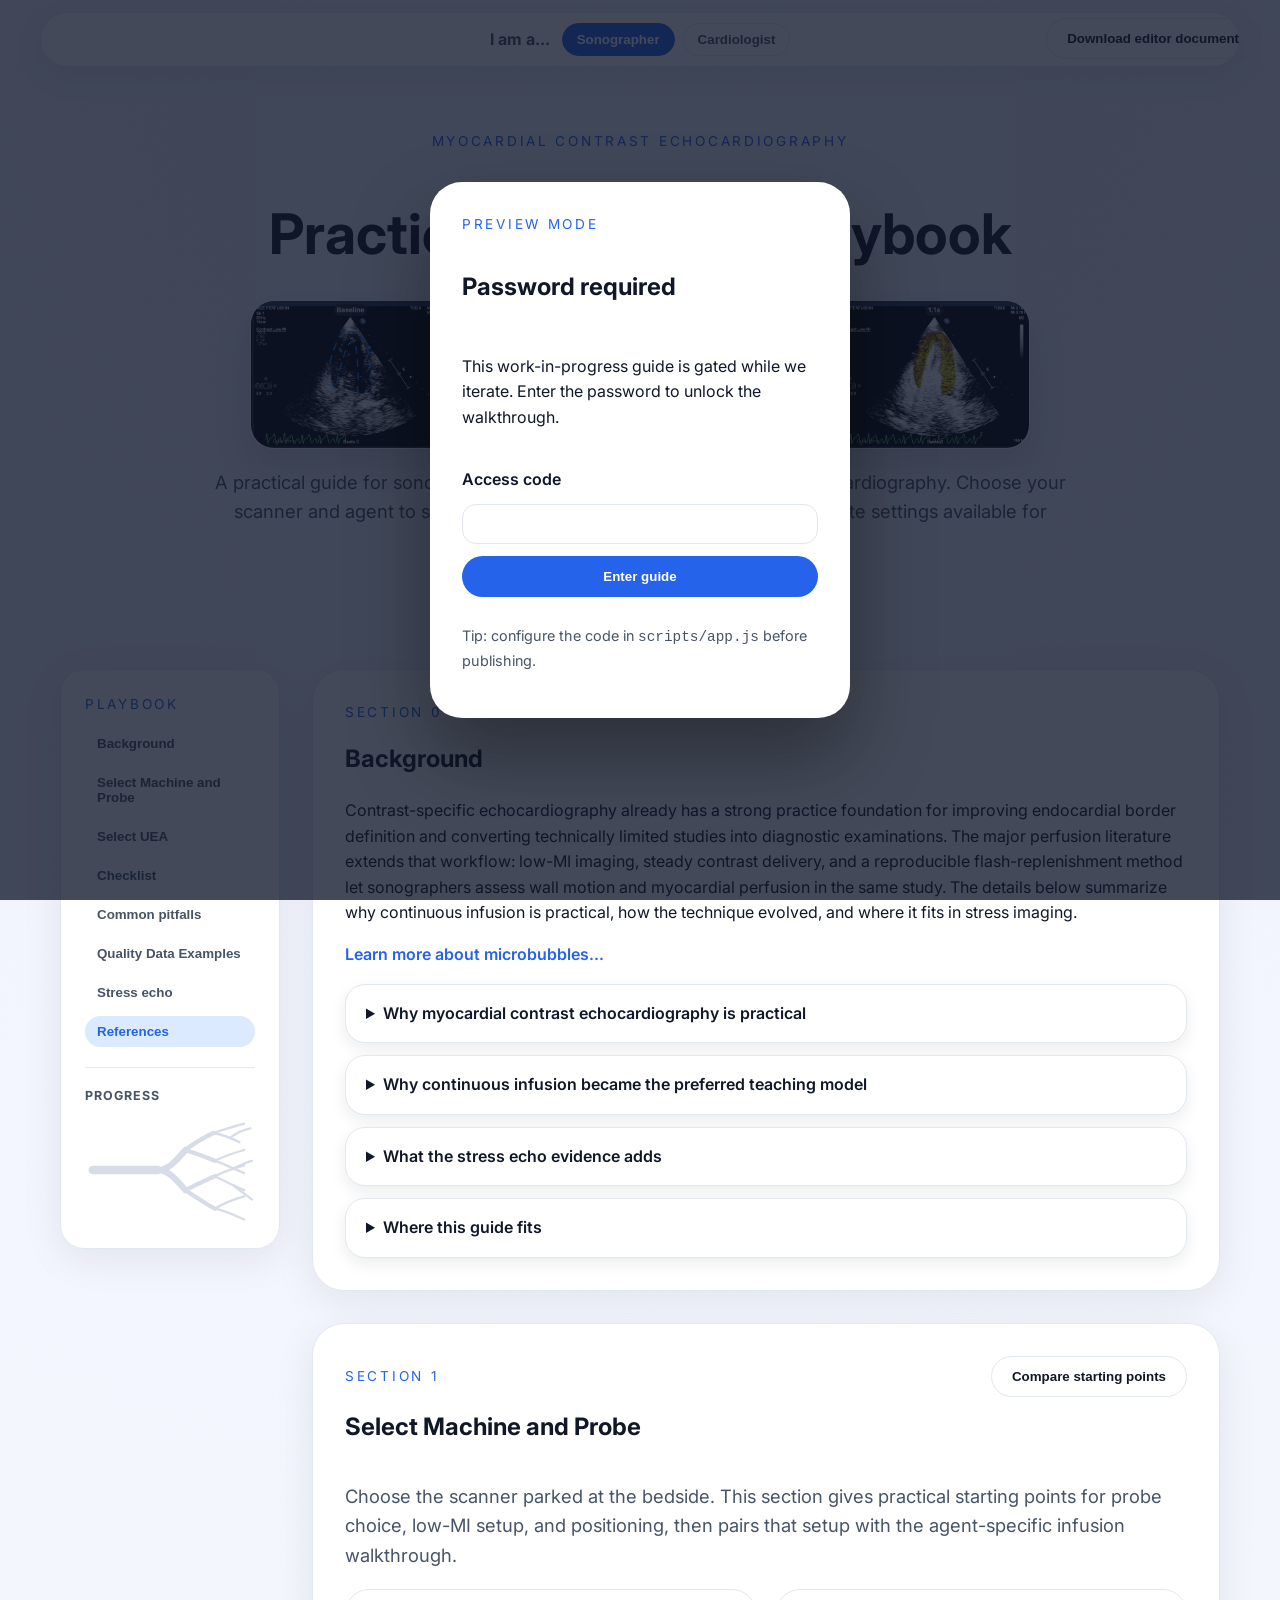
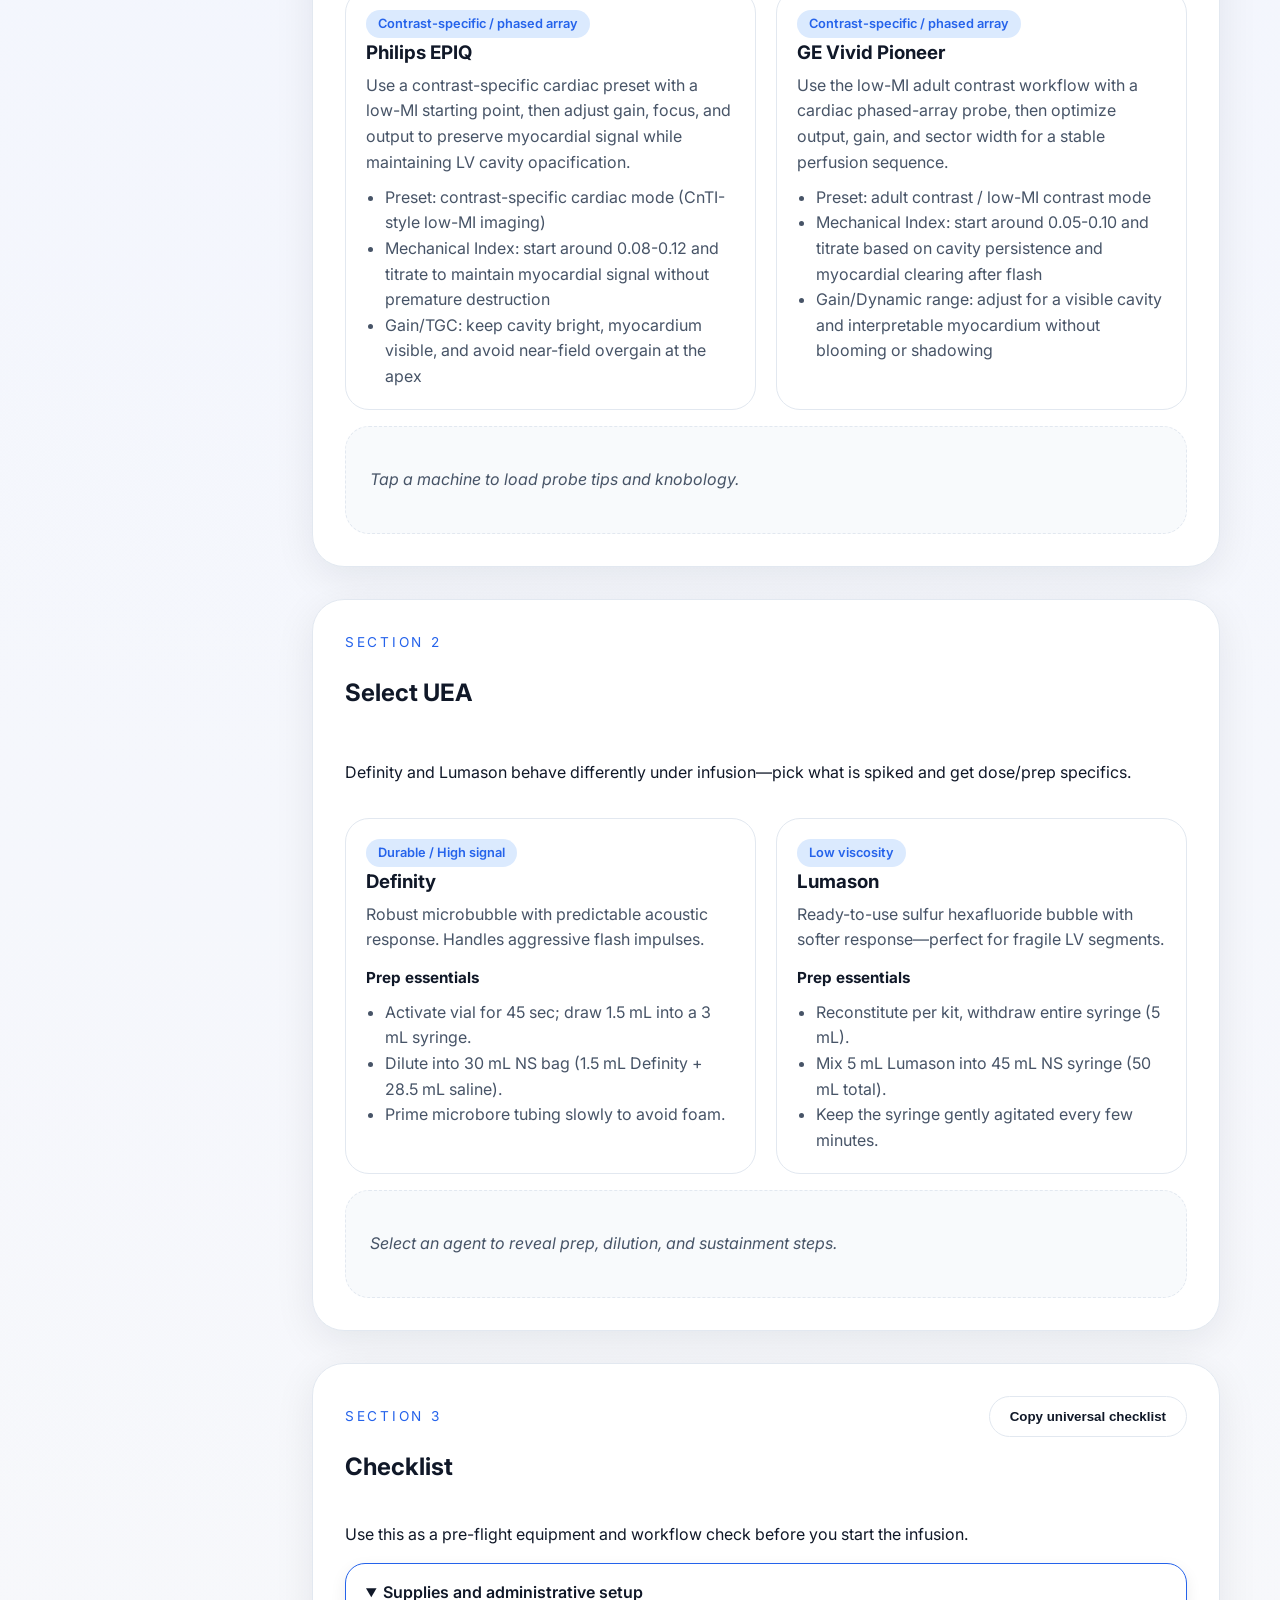
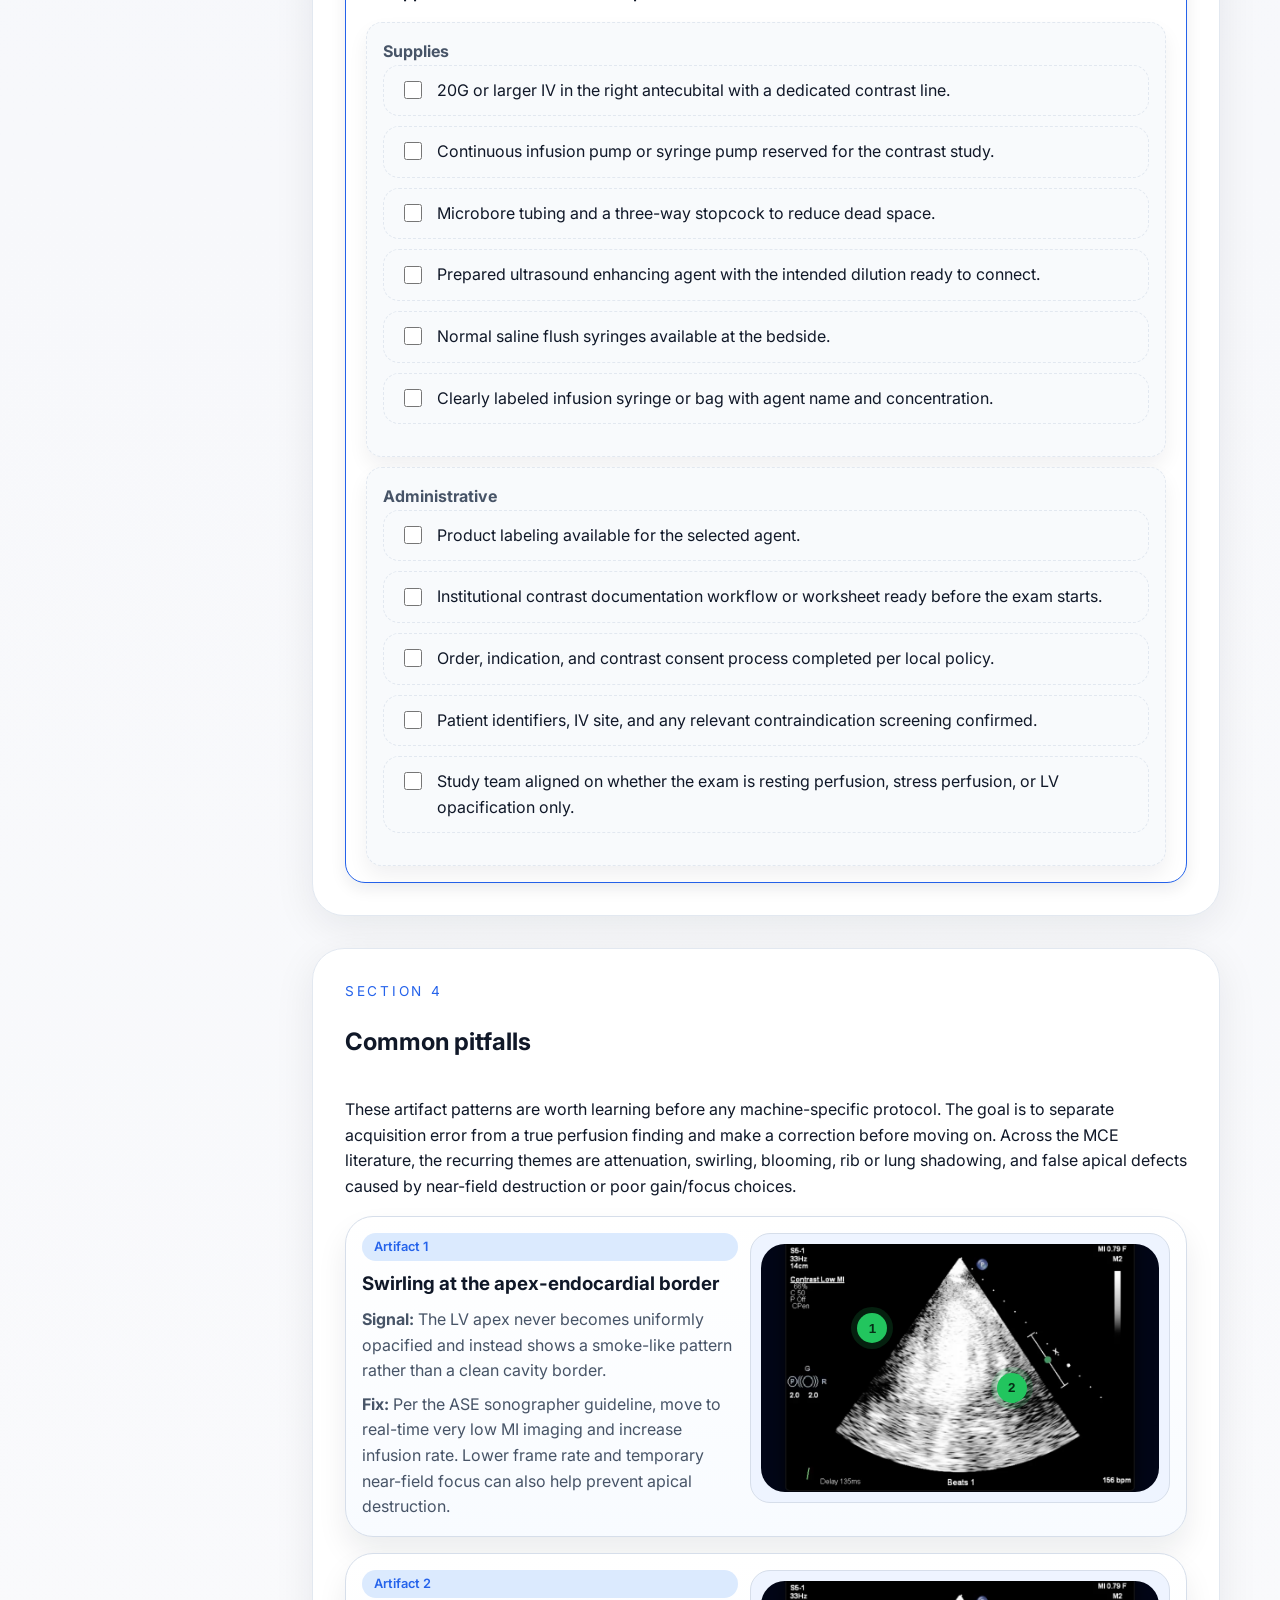
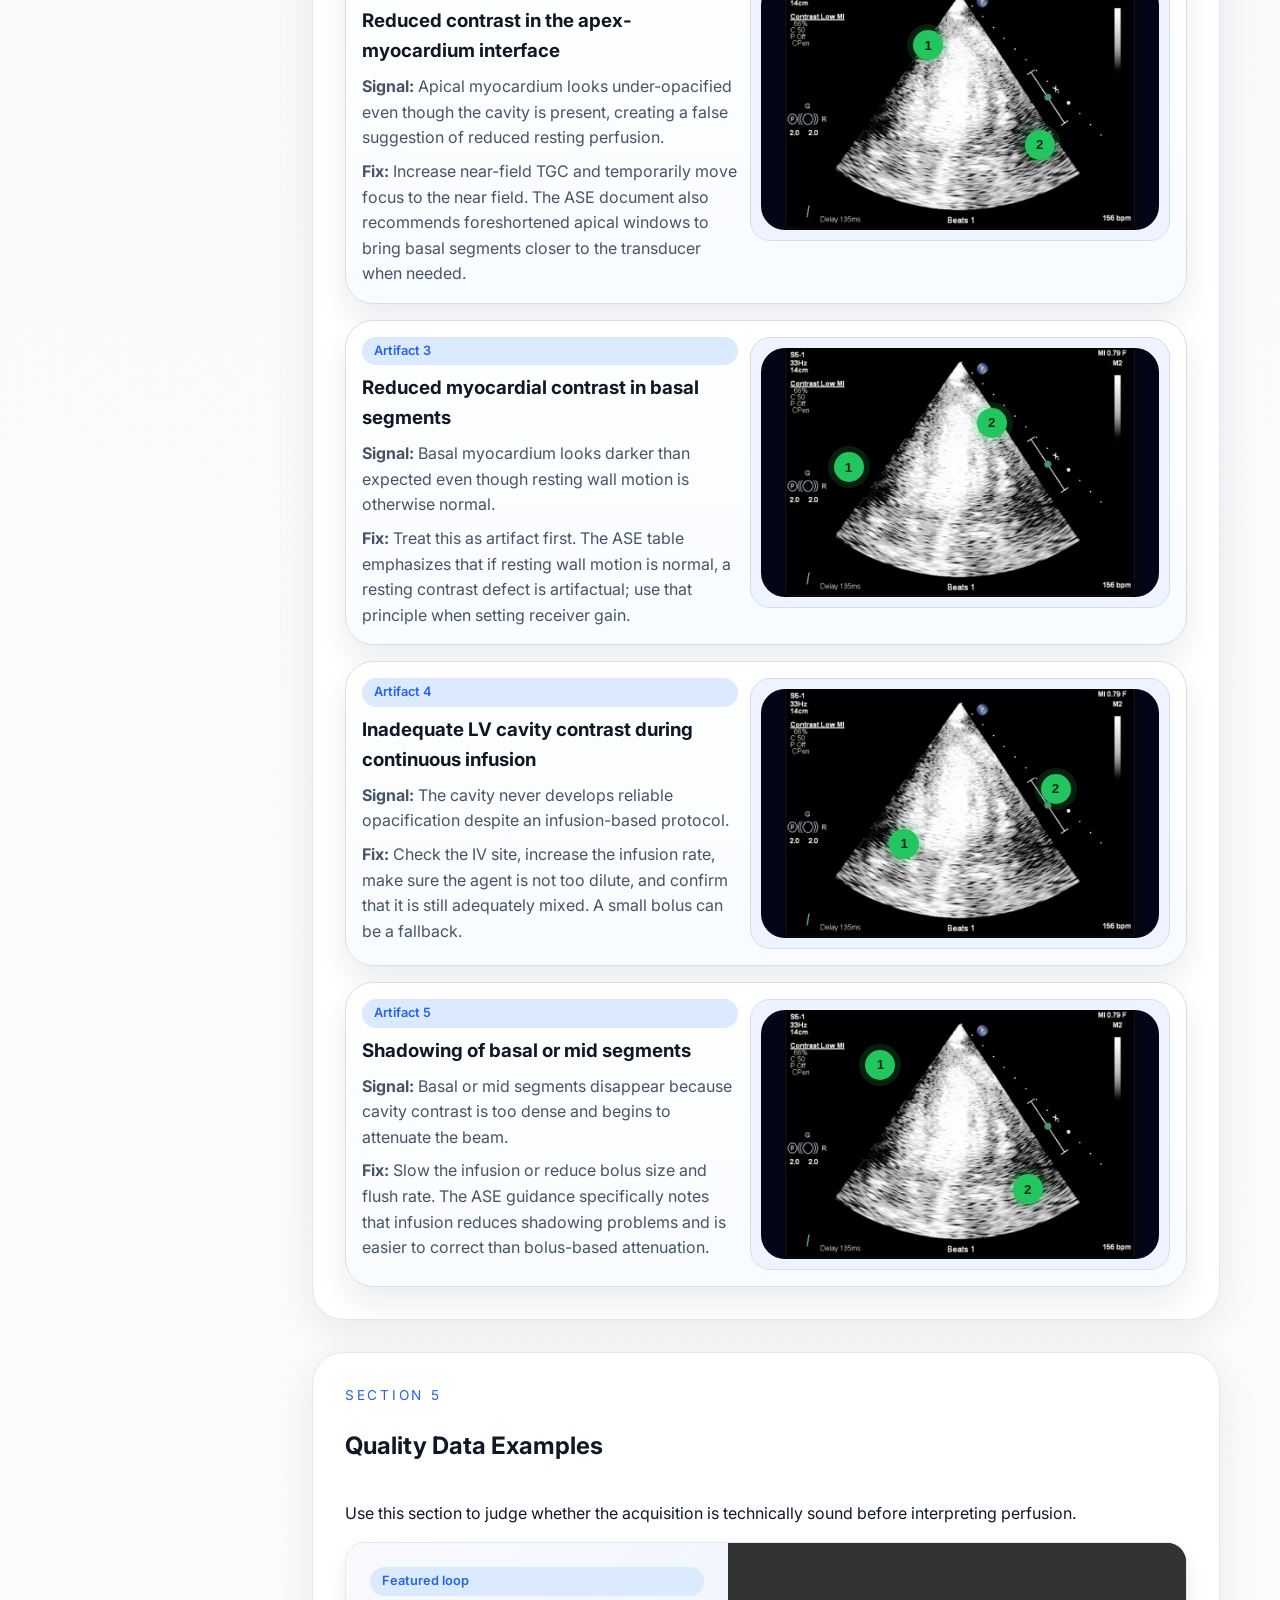
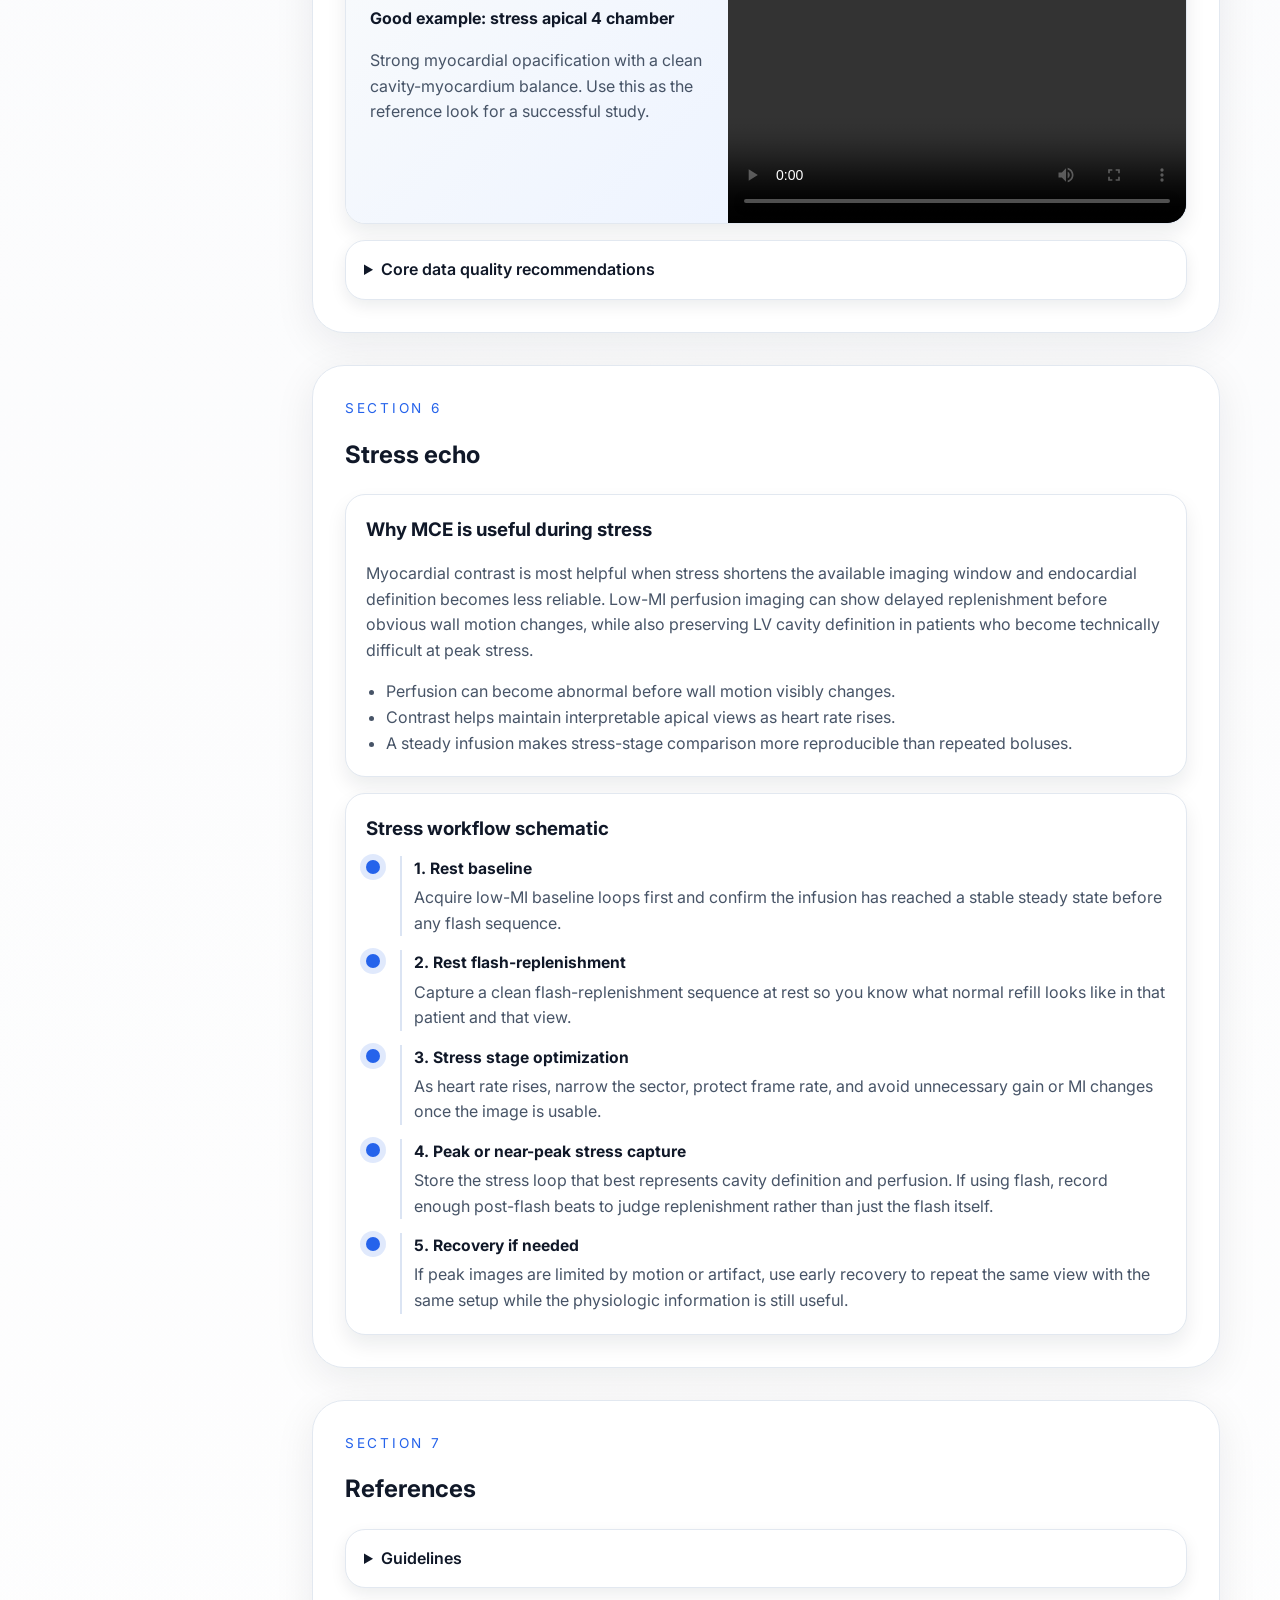
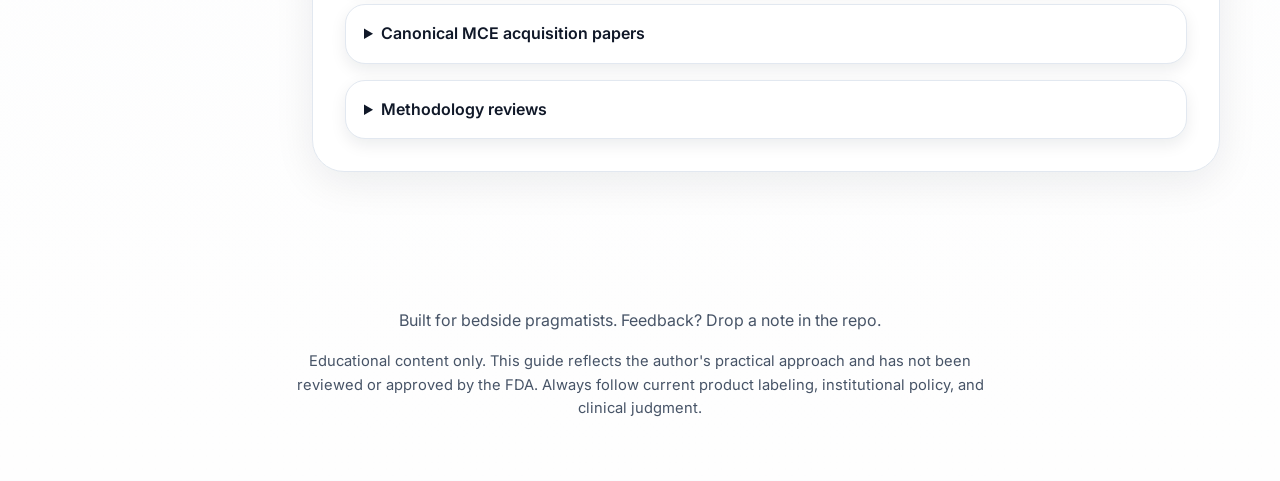
<file: index.html>
<!doctype html>
<html lang="en">
  <head>
    <meta charset="utf-8" />
    <meta name="viewport" content="width=device-width, initial-scale=1" />
    <title>Practical Perfusion Playbook</title>
    <link rel="preconnect" href="https://fonts.googleapis.com" />
    <link rel="preconnect" href="https://fonts.gstatic.com" crossorigin />
    <link
      href="https://fonts.googleapis.com/css2?family=Inter:wght@400;500;600;700&amp;display=swap"
      rel="stylesheet"
    />
    <link rel="stylesheet" href="styles/main.css" />
  </head>
  <body>
    <button id="download-editor-doc" class="btn btn--ghost editor-doc-btn">
      Download editor document
    </button>
    <div class="role-toggle" aria-label="Audience selector">
      <div class="role-toggle__inner">
        <span class="role-toggle__label">I am a...</span>
        <div class="role-toggle__controls" role="tablist" aria-label="Audience">
          <button
            id="role-sonographer"
            class="role-toggle__button is-active"
            type="button"
            data-role="sonographer"
            aria-pressed="true"
          >
            Sonographer
          </button>
          <button
            id="role-cardiologist"
            class="role-toggle__button"
            type="button"
            data-role="cardiologist"
            aria-pressed="false"
          >
            Cardiologist
          </button>
        </div>
      </div>
    </div>
    <div class="gate" id="access-gate" aria-modal="true" role="dialog">
      <form class="gate__panel" id="access-form">
        <p class="eyebrow">Preview mode</p>
        <h2>Password required</h2>
        <p>
          This work-in-progress guide is gated while we iterate. Enter the password to unlock the walkthrough.
        </p>
        <label for="access-input">Access code</label>
        <input id="access-input" name="access-input" type="password" autocomplete="off" required />
        <p class="gate__error" id="access-error" role="alert" hidden>Incorrect code. Try again.</p>
        <button class="btn btn--primary" type="submit">Enter guide</button>
        <p class="gate__hint">Tip: configure the code in <code>scripts/app.js</code> before publishing.</p>
      </form>
    </div>

    <header class="hero">
      <div class="hero__content">
        <p class="eyebrow">Myocardial Contrast Echocardiography</p>
        <h1>Practical Perfusion Playbook</h1>
        <img
          class="hero__image"
          src="content/grid.png"
          alt="Myocardial contrast echocardiography image grid."
        />
        <p class="lede">
          A practical guide for sonographers performing myocardial contrast
          echocardiography. Choose your scanner and agent to see a step-by-step
          infusion workflow, with alternate settings available for comparison
          and real-time troubleshooting.
        </p>
        <div class="hero__cta">
          <button id="start-flow" class="btn btn--primary">
            Start the walkthrough
          </button>
          <button id="show-basics" class="btn btn--ghost">
            Review infusion basics
          </button>
        </div>
      </div>
    </header>

    <main>
      <div class="story-layout">
        <aside class="story-nav" aria-label="Section guide">
          <p class="eyebrow">Playbook</p>
          <ol id="story-nav-list">
            <li><button data-target="background" class="story-link is-active" type="button">Background</button></li>
            <li><button data-target="machine-heading" class="story-link" type="button">Select Machine and Probe</button></li>
            <li><button data-target="bubble-heading" class="story-link" type="button">Select UEA</button></li>
            <li><button data-target="checklist-heading" class="story-link" type="button">Checklist</button></li>
            <li><button data-target="pitfalls-heading" class="story-link" type="button">Common pitfalls</button></li>
            <li><button data-target="quality-heading" class="story-link" type="button">Quality Data Examples</button></li>
            <li><button data-target="stress-heading" class="story-link" type="button">Stress echo</button></li>
            <li class="role-only role-only--cardiologist"><button data-target="interpretation-heading" class="story-link" type="button">Interpretation</button></li>
            <li><button data-target="references-heading" class="story-link" type="button">References</button></li>
          </ol>
          <div class="flow-progress" aria-hidden="true">
            <div class="flow-progress__label">Progress</div>
            <svg
              class="flow-progress__svg"
              viewBox="0 0 220 140"
              fill="none"
              xmlns="http://www.w3.org/2000/svg"
            >
              <g class="flow-progress__base">
                <path d="M10 70 C42 70 70 70 94 70" />
                <path d="M94 70 C108 70 118 58 130 44" />
                <path d="M94 70 C108 70 118 82 130 96" />
                <path d="M130 44 C142 34 154 28 166 22" />
                <path d="M130 44 C142 48 154 52 168 58" />
                <path d="M130 96 C142 90 154 84 168 78" />
                <path d="M130 96 C142 104 154 112 168 120" />
                <path d="M166 22 C178 18 190 14 206 10" />
                <path d="M166 22 C178 24 188 28 200 34" />
                <path d="M168 58 C180 52 192 48 206 44" />
                <path d="M168 58 C180 62 192 68 206 74" />
                <path d="M168 78 C180 72 192 68 206 64" />
                <path d="M168 78 C180 84 192 90 206 96" />
                <path d="M168 120 C180 112 192 108 206 104" />
                <path d="M168 120 C180 122 192 128 206 134" />
                <path d="M188 28 C196 22 204 18 214 16" />
                <path d="M192 68 C200 64 208 60 216 58" />
                <path d="M192 90 C200 96 208 102 216 108" />
              </g>
              <g class="flow-progress__fill">
                <path d="M10 70 C42 70 70 70 94 70" />
                <path d="M94 70 C108 70 118 58 130 44" />
                <path d="M94 70 C108 70 118 82 130 96" />
                <path d="M130 44 C142 34 154 28 166 22" />
                <path d="M130 44 C142 48 154 52 168 58" />
                <path d="M130 96 C142 90 154 84 168 78" />
                <path d="M130 96 C142 104 154 112 168 120" />
                <path d="M166 22 C178 18 190 14 206 10" />
                <path d="M166 22 C178 24 188 28 200 34" />
                <path d="M168 58 C180 52 192 48 206 44" />
                <path d="M168 58 C180 62 192 68 206 74" />
                <path d="M168 78 C180 72 192 68 206 64" />
                <path d="M168 78 C180 84 192 90 206 96" />
                <path d="M168 120 C180 112 192 108 206 104" />
                <path d="M168 120 C180 122 192 128 206 134" />
                <path d="M188 28 C196 22 204 18 214 16" />
                <path d="M192 68 C200 64 208 60 216 58" />
                <path d="M192 90 C200 96 208 102 216 108" />
              </g>
            </svg>
          </div>
        </aside>

        <div class="story-content">
      <section id="background" class="panel flow animate" aria-labelledby="background-heading">
        <p class="eyebrow">Section 0</p>
        <h2 id="background-heading">Background</h2>
        <p>
          Contrast-specific echocardiography already has a strong practice foundation for improving endocardial
          border definition and converting technically limited studies into diagnostic examinations. The major
          perfusion literature extends that workflow: low-MI imaging, steady contrast delivery, and a reproducible
          flash-replenishment method let sonographers assess wall motion and myocardial perfusion in the same
          study. The details below summarize why continuous infusion is practical, how the technique evolved, and
          where it fits in stress imaging.
        </p>
        <p class="section-linkout">
          <a href="microbubbles.html">Learn more about microbubbles...</a>
        </p>
        <div id="background-topics" class="disclosure-grid"></div>
      </section>

      <section class="panel flow animate" aria-labelledby="machine-heading">
        <div class="panel__header">
          <div>
            <p class="eyebrow">Section 1</p>
            <h2 id="machine-heading">Select Machine and Probe</h2>
          </div>
          <div class="panel__action">
            <button class="btn btn--ghost" id="toggle-machine-compare">
              Compare starting points
            </button>
          </div>
        </div>
        <p class="lede">
          Choose the scanner parked at the bedside. This section gives practical starting points for probe choice,
          low-MI setup, and positioning, then pairs that setup with the agent-specific infusion walkthrough.
        </p>
        <div id="machine-grid" class="option-grid" role="list"></div>
        <div id="machine-compare" class="compare" hidden>
          <table>
            <thead>
              <tr>
                <th>Feature</th>
                <th>Philips EPIQ</th>
                <th>GE Vivid Pioneer</th>
              </tr>
            </thead>
            <tbody>
              <tr>
                <th>Imaging mode</th>
                <td>Contrast-specific cardiac preset</td>
                <td>Low-MI adult contrast preset</td>
              </tr>
              <tr>
                <th>Probe approach</th>
                <td>X5-1 or S5-1 adult cardiac probe</td>
                <td>Contrast-capable cardiac phased-array probe</td>
              </tr>
              <tr>
                <th>Starting MI target</th>
                <td>0.08&nbsp;–&nbsp;0.12</td>
                <td>0.05&nbsp;–&nbsp;0.10</td>
              </tr>
              <tr>
                <th>Priority adjustment</th>
                <td>Gain/TGC and output to keep myocardium visible without apical destruction</td>
                <td>Sector width, gain, and output to preserve frame rate and cavity persistence</td>
              </tr>
            </tbody>
          </table>
        </div>
        <article id="machine-detail" class="detail-card" aria-live="polite">
          <p class="placeholder">Tap a machine to load probe tips and knobology.</p>
        </article>
      </section>

      <section class="panel flow animate" aria-labelledby="bubble-heading">
        <div class="panel__header">
          <div>
            <p class="eyebrow">Section 2</p>
            <h2 id="bubble-heading">Select UEA</h2>
          </div>
          <p>
            Definity and Lumason behave differently under infusion—pick what is spiked and get dose/prep specifics.
          </p>
        </div>
        <div id="bubble-grid" class="option-grid" role="list"></div>
        <article id="bubble-detail" class="detail-card" aria-live="polite">
          <p class="placeholder">Select an agent to reveal prep, dilution, and sustainment steps.</p>
        </article>
      </section>

      <section class="panel flow animate" aria-labelledby="checklist-heading">
        <div class="panel__header">
          <div>
            <p class="eyebrow">Section 3</p>
            <h2 id="checklist-heading">Checklist</h2>
          </div>
          <button class="btn btn--ghost" id="download-checklist">
            Copy universal checklist
          </button>
        </div>
        <p>
          Use this as a pre-flight equipment and workflow check before you start the infusion.
        </p>
        <details class="disclosure checklist-disclosure" open>
          <summary>Supplies and administrative setup</summary>
          <ul id="checklist" class="checklist"></ul>
        </details>
      </section>

      <section class="panel flow animate" aria-labelledby="pitfalls-heading">
        <div class="panel__header">
          <div>
            <p class="eyebrow">Section 4</p>
            <h2 id="pitfalls-heading">Common pitfalls</h2>
          </div>
        </div>
        <p>
          These artifact patterns are worth learning before any machine-specific protocol. The goal is to separate
          acquisition error from a true perfusion finding and make a correction before moving on. Across the MCE
          literature, the recurring themes are attenuation, swirling, blooming, rib or lung shadowing, and
          false apical defects caused by near-field destruction or poor gain/focus choices.
        </p>
        <div id="pitfalls-grid" class="pitfall-grid" aria-live="polite">
          <p class="placeholder">Loading artifact teaching points.</p>
        </div>
      </section>

      <section class="panel flow animate" aria-labelledby="quality-heading">
        <div class="panel__header">
          <div>
            <p class="eyebrow">Section 5</p>
            <h2 id="quality-heading">Quality Data Examples</h2>
          </div>
        </div>
        <p>
          Use this section to judge whether the acquisition is technically sound before interpreting perfusion.
        </p>
        <div id="quality-data" class="quality-grid" aria-live="polite"></div>
      </section>

      <section class="panel flow animate" aria-labelledby="stress-heading">
        <p class="eyebrow">Section 6</p>
        <h2 id="stress-heading">Stress echo</h2>
        <div id="stress-echo" class="resource-grid"></div>
      </section>

      <section
        class="panel flow animate role-only role-only--cardiologist"
        aria-labelledby="interpretation-heading"
      >
        <p class="eyebrow">Cardiologist add-on</p>
        <h2 id="interpretation-heading">Interpretation</h2>
        <div id="interpretation" class="resource-grid"></div>
      </section>

      <section class="panel flow animate" aria-labelledby="references-heading">
        <p class="eyebrow">Section 7</p>
        <h2 id="references-heading">References</h2>
        <div id="references" class="resource-grid"></div>
      </section>

        </div>
      </div>
    </main>

    <footer class="site-footer">
      <p>Built for bedside pragmatists. Feedback? Drop a note in the repo.</p>
      <p class="site-footer__disclaimer">
        Educational content only. This guide reflects the author's practical approach and has not been reviewed or approved by the FDA. Always follow current product labeling, institutional policy, and clinical judgment.
      </p>
    </footer>

    <script src="scripts/app.js" type="module"></script>
  </body>
</html>
</file>
<file: styles/main.css>
:root {
  color-scheme: light;
  font-family: "Inter", system-ui, -apple-system, BlinkMacSystemFont, "Segoe UI",
    sans-serif;
  --surface: #fdfdfd;
  --panel: #ffffff;
  --border: #e2e8f0;
  --text: #101828;
  --muted: #475467;
  --accent: #2563eb;
  --accent-muted: #dbeafe;
  --shadow: 0 10px 40px rgba(15, 23, 42, 0.08);
}

body[data-role="cardiologist"] {
  --accent: #c81e3a;
  --accent-muted: #fee2e2;
}

*,
*::before,
*::after {
  box-sizing: border-box;
}

body {
  margin: 0;
  min-height: 100vh;
  background: radial-gradient(circle at top, #f0f4ff, #f7f8fb 40%, #fefefe);
  color: var(--text);
  line-height: 1.6;
}

body[data-role="cardiologist"] {
  background: radial-gradient(circle at top, #fff0f3, #faf7f8 42%, #fefefe);
}

img {
  max-width: 100%;
}

a {
  color: var(--accent);
}

.gate {
  position: fixed;
  inset: 0;
  background: rgba(15, 23, 42, 0.78);
  display: none;
  align-items: center;
  justify-content: center;
  padding: 20px;
  z-index: 999;
}

.gate.is-visible {
  display: flex;
}

.gate__panel {
  background: #fff;
  border-radius: 32px;
  padding: 32px;
  max-width: 420px;
  width: 100%;
  box-shadow: 0 40px 80px rgba(0, 0, 0, 0.35);
  display: grid;
  gap: 12px;
}

.gate__panel label {
  font-weight: 600;
  margin-top: 8px;
}

.gate__panel input {
  border-radius: 14px;
  border: 1px solid var(--border);
  padding: 10px 14px;
  font-size: 1rem;
}

.gate__error {
  color: #dc2626;
  font-weight: 600;
}

.gate__hint {
  font-size: 0.9rem;
  color: var(--muted);
}

.editor-doc-btn {
  position: fixed;
  top: 18px;
  right: 20px;
  z-index: 45;
}

.role-toggle {
  position: sticky;
  top: 0;
  z-index: 40;
  padding: 12px 20px 0;
}

.role-toggle__inner {
  max-width: 1200px;
  margin: 0 auto;
  display: flex;
  align-items: center;
  justify-content: center;
  gap: 12px;
  padding: 10px 14px;
  border: 1px solid var(--border);
  border-radius: 999px;
  background: rgba(255, 255, 255, 0.88);
  backdrop-filter: blur(12px);
  box-shadow: 0 10px 30px rgba(15, 23, 42, 0.08);
}

.role-toggle__label {
  font-weight: 700;
  color: var(--muted);
}

.role-toggle__controls {
  display: inline-flex;
  gap: 8px;
}

.role-toggle__button {
  border: 1px solid var(--border);
  background: transparent;
  color: var(--muted);
  border-radius: 999px;
  padding: 8px 14px;
  font-weight: 700;
  cursor: pointer;
}

.role-toggle__button.is-active {
  background: var(--accent);
  border-color: var(--accent);
  color: #fff;
}

.role-only--cardiologist {
  display: none;
}

body[data-role="cardiologist"] .role-only--cardiologist {
  display: block;
}

.hero {
  padding: 64px 20px 48px;
}

.hero__content {
  max-width: 860px;
  margin: 0 auto;
  text-align: center;
}

.hero h1 {
  font-size: clamp(2.5rem, 6vw, 3.5rem);
  margin-bottom: 0.5rem;
}

.hero__image {
  width: min(100%, 780px);
  display: block;
  margin: 20px auto 12px;
  border-radius: 24px;
  border: 1px solid rgba(255, 255, 255, 0.7);
  box-shadow: 0 18px 36px rgba(15, 23, 42, 0.14);
}

.lede {
  font-size: 1.15rem;
  color: var(--muted);
}

.section-linkout {
  margin: 14px 0 0;
  font-weight: 600;
}

.section-linkout a {
  text-decoration: none;
}

.section-linkout a:hover {
  text-decoration: underline;
}

.hero__cta {
  display: flex;
  flex-wrap: wrap;
  justify-content: center;
  gap: 12px;
  margin-top: 24px;
}

.btn {
  border: 1px solid var(--border);
  background: #fff;
  color: var(--text);
  border-radius: 999px;
  padding: 12px 20px;
  font-weight: 600;
  cursor: pointer;
  transition: transform 120ms ease, box-shadow 120ms ease;
}

.btn:focus-visible {
  outline: 2px solid var(--accent);
  outline-offset: 2px;
}

.btn:hover {
  transform: translateY(-1px);
  box-shadow: 0 8px 20px rgba(15, 23, 42, 0.12);
}

.btn--primary {
  background: var(--accent);
  color: #fff;
  border-color: transparent;
}

.btn--ghost {
  background: transparent;
}

main {
  max-width: 1200px;
  margin: 0 auto;
  padding: 0 20px 80px;
}

.story-layout {
  display: grid;
  grid-template-columns: minmax(180px, 220px) minmax(0, 1fr);
  gap: 32px;
}

.story-nav {
  position: sticky;
  top: 120px;
  align-self: start;
  border: 1px solid var(--border);
  border-radius: 24px;
  padding: 24px;
  background: #fff;
  box-shadow: var(--shadow);
}

.story-nav ol {
  list-style: none;
  padding: 0;
  margin: 12px 0 20px;
  display: flex;
  flex-direction: column;
  gap: 8px;
}

.story-link {
  width: 100%;
  text-align: left;
  border: none;
  background: transparent;
  padding: 8px 12px;
  border-radius: 999px;
  font-weight: 600;
  color: var(--muted);
  cursor: pointer;
  transition: background 120ms ease, color 120ms ease;
}

.story-link.is-active {
  background: var(--accent-muted);
  color: var(--accent);
}

.flow-progress {
  margin-top: 18px;
  padding-top: 18px;
  border-top: 1px solid var(--border);
}

.flow-progress__label {
  margin-bottom: 10px;
  font-size: 0.78rem;
  font-weight: 700;
  letter-spacing: 0.08em;
  text-transform: uppercase;
  color: var(--muted);
}

.flow-progress__svg {
  width: 100%;
  height: auto;
  display: block;
}

.flow-progress__base path,
.flow-progress__fill path {
  fill: none;
  stroke-linecap: round;
  stroke-linejoin: round;
}

.flow-progress__base path {
  stroke: #d8dce8;
}

.flow-progress__base path:first-child,
.flow-progress__fill path:first-child {
  stroke-width: 11;
}

.flow-progress__base path:nth-child(2),
.flow-progress__base path:nth-child(3),
.flow-progress__fill path:nth-child(2),
.flow-progress__fill path:nth-child(3) {
  stroke-width: 8;
}

.flow-progress__base path:nth-child(n + 4):nth-child(-n + 7),
.flow-progress__fill path:nth-child(n + 4):nth-child(-n + 7) {
  stroke-width: 5.5;
}

.flow-progress__base path:nth-child(n + 8),
.flow-progress__fill path:nth-child(n + 8) {
  stroke-width: 3;
}

.flow-progress__fill path {
  stroke: var(--accent);
  filter: drop-shadow(0 0 5px rgba(52, 86, 209, 0.22));
  stroke-dasharray: var(--flow-length, 0);
  stroke-dashoffset: var(--flow-length, 0);
  transition: stroke-dashoffset 140ms ease;
}

body[data-role="cardiologist"] .flow-progress__fill path {
  filter: drop-shadow(0 0 5px rgba(200, 30, 58, 0.24));
}

.story-content {
  display: grid;
  gap: 32px;
}

.panel {
  background: var(--panel);
  border: 1px solid var(--border);
  border-radius: 32px;
  padding: 32px;
  box-shadow: var(--shadow);
}

.panel__header {
  display: flex;
  flex-wrap: wrap;
  justify-content: space-between;
  align-items: baseline;
  gap: 12px;
}

.eyebrow {
  text-transform: uppercase;
  letter-spacing: 0.2em;
  color: var(--accent);
  font-size: 0.85rem;
  margin: 0;
}

.flow > * + * {
  margin-top: 1rem;
}

.disclosure-grid {
  display: grid;
  gap: 12px;
}

.disclosure {
  border: 1px solid var(--border);
  border-radius: 20px;
  padding: 0 20px;
  background: #fff;
  box-shadow: 0 6px 16px rgba(15, 23, 42, 0.08);
}

.disclosure summary {
  cursor: pointer;
  padding: 16px 0;
  font-weight: 600;
  color: var(--text);
}

.disclosure[open] {
  border-color: var(--accent);
}

.disclosure p,
.disclosure ul {
  margin-top: 0;
  margin-bottom: 16px;
  color: var(--muted);
}

.option-grid {
  display: grid;
  grid-template-columns: repeat(auto-fit, minmax(240px, 1fr));
  gap: 20px;
  margin-top: 16px;
}

.option-card {
  border: 1px solid var(--border);
  border-radius: 24px;
  padding: 20px;
  background: #fff;
  cursor: pointer;
  transition: border-color 120ms ease, box-shadow 120ms ease, transform 120ms ease;
}

.option-card:hover {
  transform: translateY(-3px);
  box-shadow: 0 12px 25px rgba(15, 23, 42, 0.12);
}

.option-card.is-selected {
  border-color: var(--accent);
  box-shadow: 0 12px 30px rgba(37, 99, 235, 0.25);
}

.option-card h3 {
  margin-top: 0;
  margin-bottom: 0.3rem;
}

.option-card h4 {
  margin: 0.8rem 0 0.2rem;
  font-size: 0.95rem;
  color: var(--text);
}

.option-card p {
  margin: 0.3rem 0;
  color: var(--muted);
}

.option-card ul {
  margin: 0.6rem 0 0;
  padding-left: 1.2rem;
  color: var(--muted);
}

.badge {
  display: inline-flex;
  align-items: center;
  padding: 4px 12px;
  border-radius: 999px;
  background: var(--accent-muted);
  color: var(--accent);
  font-size: 0.8rem;
  font-weight: 600;
}

.compare {
  margin-top: 24px;
  overflow-x: auto;
}

.compare table {
  width: 100%;
  border-collapse: collapse;
}

.compare th,
.compare td {
  padding: 12px;
  border-bottom: 1px solid var(--border);
  text-align: left;
}

.meta-badges {
  display: flex;
  flex-wrap: wrap;
  gap: 8px;
  margin: 16px 0 8px;
}

.placeholder {
  color: var(--muted);
  font-style: italic;
}

.detail-card {
  border: 1px dashed var(--border);
  border-radius: 24px;
  padding: 24px;
  background: #f8fafc;
  margin-top: 16px;
}

.detail-card h3 {
  margin-top: 0;
  margin-bottom: 0.4rem;
}

.detail-card h4 {
  margin-bottom: 0.3rem;
}

.detail-card ul {
  margin: 0 0 1rem;
  padding-left: 20px;
}

.detail-card .split {
  display: grid;
  grid-template-columns: repeat(auto-fit, minmax(220px, 1fr));
  gap: 16px;
}

.technique {
  margin-top: 24px;
  border-top: 1px dashed var(--border);
  padding-top: 24px;
}

.technique-stage + .technique-stage {
  margin-top: 20px;
  padding-top: 20px;
  border-top: 1px dashed var(--border);
}

.technique-stage ul {
  margin: 0;
  padding-left: 20px;
}

.pitfall-grid {
  display: flex;
  flex-direction: column;
  gap: 16px;
  max-width: 1100px;
  margin: 0 auto;
}

.quality-grid {
  display: grid;
  grid-template-columns: repeat(auto-fit, minmax(240px, 1fr));
  gap: 16px;
}

.pitfall-teaching-card {
  display: grid;
  grid-template-columns: minmax(280px, 1fr) minmax(300px, 420px);
  gap: 12px;
  width: 100%;
  max-width: 1100px;
  border: 1px solid #d6deea;
  border-radius: 28px;
  padding: 16px;
  background: linear-gradient(180deg, #ffffff, #f8fbff);
  box-shadow: 0 16px 30px rgba(15, 23, 42, 0.08);
  overflow: visible;
}

.pitfall-teaching-card__content {
  display: grid;
  gap: 8px;
  align-content: start;
}

.pitfall-teaching-card__media {
  min-width: 0;
}

.pitfall-teaching-card__content h3 {
  margin: 0;
}

.pitfall-teaching-card__content p {
  margin: 0;
  color: var(--muted);
}

.pitfall-figure {
  background: #eef4ff;
  border: 1px solid #d6deea;
  border-radius: 20px;
  padding: 10px;
  width: 100%;
  overflow: visible;
}

.pitfall-annotator {
  position: relative;
  aspect-ratio: 4 / 2.5;
  min-height: 0;
  overflow: visible;
}

.pitfall-annotator__viewport {
  position: absolute;
  inset: 0;
  border-radius: 24px;
  overflow: hidden;
  background: #020617;
}

.pitfall-annotator__overlay {
  position: absolute;
  inset: 0;
  overflow: visible;
}

.pitfall-annotator__image {
  position: absolute;
  inset: 0;
  width: 100%;
  height: 100%;
  object-fit: cover;
  display: block;
}

.pitfall-hotspot {
  position: absolute;
  transform: translate(-50%, -50%);
  z-index: 2;
}

.pitfall-hotspot__button {
  width: 30px;
  height: 30px;
  border: none;
  border-radius: 999px;
  background: #22c55e;
  color: #052e16;
  font-weight: 700;
  box-shadow: 0 0 0 6px rgba(34, 197, 94, 0.16);
  cursor: pointer;
}

.pitfall-hotspot__button:focus-visible {
  outline: 2px solid #fff;
  outline-offset: 3px;
}

.pitfall-hotspot__tooltip {
  position: absolute;
  left: 24px;
  top: 50%;
  width: min(240px, 42vw);
  transform: translateY(-50%);
  padding: 14px 16px;
  border-radius: 16px;
  background: rgba(15, 23, 42, 0.95);
  color: #f8fafc;
  opacity: 0;
  pointer-events: none;
  transition: opacity 150ms ease, transform 150ms ease;
}

.pitfall-hotspot__tooltip h3 {
  margin: 0 0 0.35rem;
  font-size: 0.95rem;
}

.pitfall-hotspot__tooltip p {
  margin: 0;
  color: rgba(248, 250, 252, 0.86);
}

.pitfall-hotspot:hover .pitfall-hotspot__tooltip,
.pitfall-hotspot:focus-within .pitfall-hotspot__tooltip {
  opacity: 1;
  transform: translateY(-50%) translateX(6px);
}

.pitfall-card,
.quality-card {
  border: 1px solid var(--border);
  border-radius: 20px;
  padding: 20px;
  background: #fff;
  box-shadow: 0 10px 20px rgba(15, 23, 42, 0.08);
}

.quality-card--feature {
  grid-column: 1 / -1;
  padding: 0;
  overflow: hidden;
}

.quality-card--guardrails {
  grid-column: 1 / -1;
  background: linear-gradient(135deg, #f8fafc, #eef4ff);
}

.quality-disclosure {
  grid-column: 1 / -1;
  padding: 0 18px;
}

.quality-disclosure .quality-card {
  margin-bottom: 16px;
  box-shadow: none;
}

.pitfall-card h3,
.quality-card h3 {
  margin-top: 0;
  margin-bottom: 0.4rem;
  font-size: 1rem;
}

.pitfall-card p,
.quality-card p {
  margin: 0;
  color: var(--muted);
}

.quality-card ul {
  margin: 0;
  padding-left: 20px;
}

.quality-card li + li {
  margin-top: 0.45rem;
}

.quality-feature {
  display: grid;
  grid-template-columns: minmax(260px, 1fr) minmax(320px, 1.2fr);
  gap: 0;
  align-items: stretch;
}

.quality-feature__copy {
  padding: 24px;
  display: grid;
  align-content: start;
  gap: 10px;
  background: linear-gradient(135deg, #f8fafc, #eef4ff);
}

.quality-feature__video {
  width: 100%;
  height: 100%;
  min-height: 280px;
  display: block;
  background: #0f172a;
  object-fit: cover;
}

.metric {
  padding: 10px 14px;
  border-radius: 16px;
  background: var(--accent-muted);
  color: var(--text);
  font-weight: 600;
}

.metric span {
  display: block;
  font-size: 0.85rem;
  color: var(--muted);
  font-weight: 500;
}

.checklist {
  list-style: none;
  margin: 0;
  padding: 0;
  display: grid;
  gap: 10px;
}

.checklist--nested {
  margin-top: 12px;
}

.checklist-disclosure {
  margin-top: 8px;
}

.checklist-disclosure summary {
  font-size: 1rem;
}

.checklist li {
  border: 1px dashed var(--border);
  border-radius: 16px;
  background: #f8fafc;
}

.checklist-group {
  border: 1px solid var(--border);
  border-radius: 20px;
  padding: 16px;
  background: #fff;
  box-shadow: 0 10px 20px rgba(15, 23, 42, 0.06);
}

.checklist-group h3 {
  margin: 0;
  font-size: 1rem;
}

.checklist-item {
  display: flex;
  gap: 12px;
  align-items: flex-start;
  padding: 12px 16px;
  cursor: pointer;
}

.checklist-item__checkbox {
  margin-top: 0.2rem;
  width: 18px;
  height: 18px;
  accent-color: var(--accent);
  flex: 0 0 auto;
}

.checklist-item span {
  color: var(--text);
}

.resource-grid {
  display: grid;
  grid-template-columns: 1fr;
  gap: 16px;
  max-width: 980px;
}

.resource-disclosure {
  padding: 0 18px;
}

.resource-disclosure .resource-card {
  margin-bottom: 16px;
  box-shadow: none;
}

.resource-card {
  border: 1px solid var(--border);
  border-radius: 20px;
  padding: 20px;
  background: #fff;
  box-shadow: 0 10px 20px rgba(15, 23, 42, 0.08);
}

.resource-card--wide {
  max-width: 860px;
}

.resource-card h3 {
  margin-top: 0;
  margin-bottom: 0.5rem;
}

.resource-card p,
.resource-card li {
  color: var(--muted);
}

.resource-card a {
  color: var(--text);
  font-weight: 600;
  text-decoration: none;
}

.resource-card a:hover {
  text-decoration: underline;
}

.resource-card ul {
  margin: 0;
  padding-left: 20px;
}

.workflow {
  display: grid;
  gap: 14px;
  margin-top: 12px;
}

.workflow-step {
  display: grid;
  grid-template-columns: 20px minmax(0, 1fr);
  gap: 14px;
  align-items: start;
}

.workflow-step__marker {
  width: 14px;
  height: 14px;
  margin-top: 4px;
  border-radius: 999px;
  background: var(--accent);
  box-shadow: 0 0 0 6px rgba(37, 99, 235, 0.14);
}

.workflow-step__content {
  padding-left: 12px;
  border-left: 2px solid #dbe4f3;
}

.workflow-step:last-child .workflow-step__content {
  padding-bottom: 0;
}

.workflow-step__content h4 {
  margin: 0 0 0.25rem;
  font-size: 0.98rem;
}

.workflow-step__content p {
  margin: 0;
  color: var(--muted);
}

.resource-note {
  display: block;
  margin-top: 0.25rem;
  color: var(--muted);
}

.site-footer {
  text-align: center;
  padding: 40px 20px 60px;
  color: var(--muted);
}

.site-footer__disclaimer {
  max-width: 720px;
  margin: 12px auto 0;
  font-size: 0.92rem;
}

.subpage {
  max-width: 960px;
  margin: 0 auto;
  padding: 48px 20px 80px;
  position: relative;
  z-index: 1;
}

.subpage__back {
  display: inline-block;
  margin-bottom: 18px;
  font-weight: 600;
  text-decoration: none;
}

.subpage__hero {
  margin-bottom: 28px;
}

.subpage__hero h1 {
  margin-bottom: 0.5rem;
}

.subpage__grid {
  display: grid;
  gap: 18px;
}

.subpage__card {
  border: 1px solid var(--border);
  border-radius: 24px;
  padding: 24px;
  background: var(--panel);
  box-shadow: var(--shadow);
}

.subpage__card h2,
.subpage__card h3 {
  margin-top: 0;
}

.microbubble-page {
  position: relative;
  overflow-x: hidden;
  cursor: url("content/probe-cursor.png") 20 20, auto;
}

.microbubble-scene {
  position: fixed;
  inset: 0;
  pointer-events: none;
  overflow: hidden;
  z-index: 0;
}

.microbubble-page a,
.microbubble-page button,
.microbubble-page input,
.microbubble-page summary,
.microbubble-page [role="button"] {
  cursor: pointer;
}

.microbubble {
  --bubble-x: 0px;
  --bubble-y: 0px;
  --bubble-r: 0deg;
  --bubble-scale: 1;
  position: absolute;
  border-radius: 50%;
  background:
    radial-gradient(circle at 34% 34%, rgba(255, 255, 255, 0.96), rgba(255, 255, 255, 0.38) 18%, rgba(135, 179, 255, 0.18) 42%, rgba(37, 99, 235, 0.08) 70%, rgba(37, 99, 235, 0.02) 100%);
  border: 1px solid rgba(255, 255, 255, 0.58);
  box-shadow:
    inset -8px -8px 14px rgba(37, 99, 235, 0.08),
    inset 8px 8px 14px rgba(255, 255, 255, 0.42),
    0 16px 28px rgba(37, 99, 235, 0.06);
  opacity: 0.42;
  transform: translate3d(var(--bubble-x), var(--bubble-y), 0) rotate(var(--bubble-r)) scale(var(--bubble-scale));
  transition: transform 180ms ease-out;
}

.microbubble::after {
  content: "";
  position: absolute;
  inset: 12% 12% auto auto;
  width: 24%;
  height: 24%;
  border-radius: 50%;
  background: rgba(255, 255, 255, 0.75);
  filter: blur(4px);
}

.microbubble--one { top: 8%; left: 4%; width: 54px; height: 54px; }
.microbubble--two { top: 12%; left: 22%; width: 38px; height: 38px; }
.microbubble--three { top: 20%; left: 40%; width: 62px; height: 62px; }
.microbubble--four { top: 10%; right: 18%; width: 46px; height: 46px; }
.microbubble--five { top: 24%; right: 8%; width: 34px; height: 34px; }
.microbubble--six { top: 34%; left: 12%; width: 42px; height: 42px; }
.microbubble--seven { top: 42%; left: 30%; width: 30px; height: 30px; }
.microbubble--eight { top: 38%; right: 28%; width: 58px; height: 58px; }
.microbubble--nine { top: 52%; right: 10%; width: 40px; height: 40px; }
.microbubble--ten { bottom: 24%; left: 8%; width: 64px; height: 64px; }
.microbubble--eleven { bottom: 18%; left: 26%; width: 36px; height: 36px; }
.microbubble--twelve { bottom: 14%; left: 48%; width: 50px; height: 50px; }
.microbubble--thirteen { bottom: 20%; right: 22%; width: 44px; height: 44px; }
.microbubble--fourteen { bottom: 8%; right: 6%; width: 70px; height: 70px; }
.microbubble--fifteen { top: 16%; left: 58%; width: 28px; height: 28px; }
.microbubble--sixteen { top: 28%; left: 72%; width: 52px; height: 52px; }
.microbubble--seventeen { top: 60%; left: 18%; width: 32px; height: 32px; }
.microbubble--eighteen { top: 64%; left: 62%; width: 48px; height: 48px; }
.microbubble--nineteen { bottom: 30%; right: 34%; width: 26px; height: 26px; }
.microbubble--twenty { bottom: 10%; left: 64%; width: 38px; height: 38px; }
.microbubble--twentyone { bottom: 34%; right: 4%; width: 56px; height: 56px; }

.animate {
  opacity: 1;
  transform: translateY(0);
}

.js-ready .animate {
  opacity: 0;
  transform: translateY(24px);
  transition: opacity 600ms ease, transform 600ms ease;
}

.js-ready .animate.is-visible {
  opacity: 1;
  transform: translateY(0);
}

@media (max-width: 960px) {
  .story-layout {
    grid-template-columns: 1fr;
  }

  .editor-doc-btn {
    top: 70px;
    right: 20px;
  }

  .story-nav {
    position: relative;
    top: 0;
  }

  .role-toggle__inner {
    flex-wrap: wrap;
    border-radius: 24px;
  }

  .pitfall-teaching-card {
    grid-template-columns: 1fr;
  }

  .quality-feature {
    grid-template-columns: 1fr;
  }
}

@media (max-width: 640px) {
  .editor-doc-btn {
    position: static;
    display: block;
    margin: 12px 20px 0 auto;
  }

  .panel {
    padding: 24px;
  }
}
</file>
